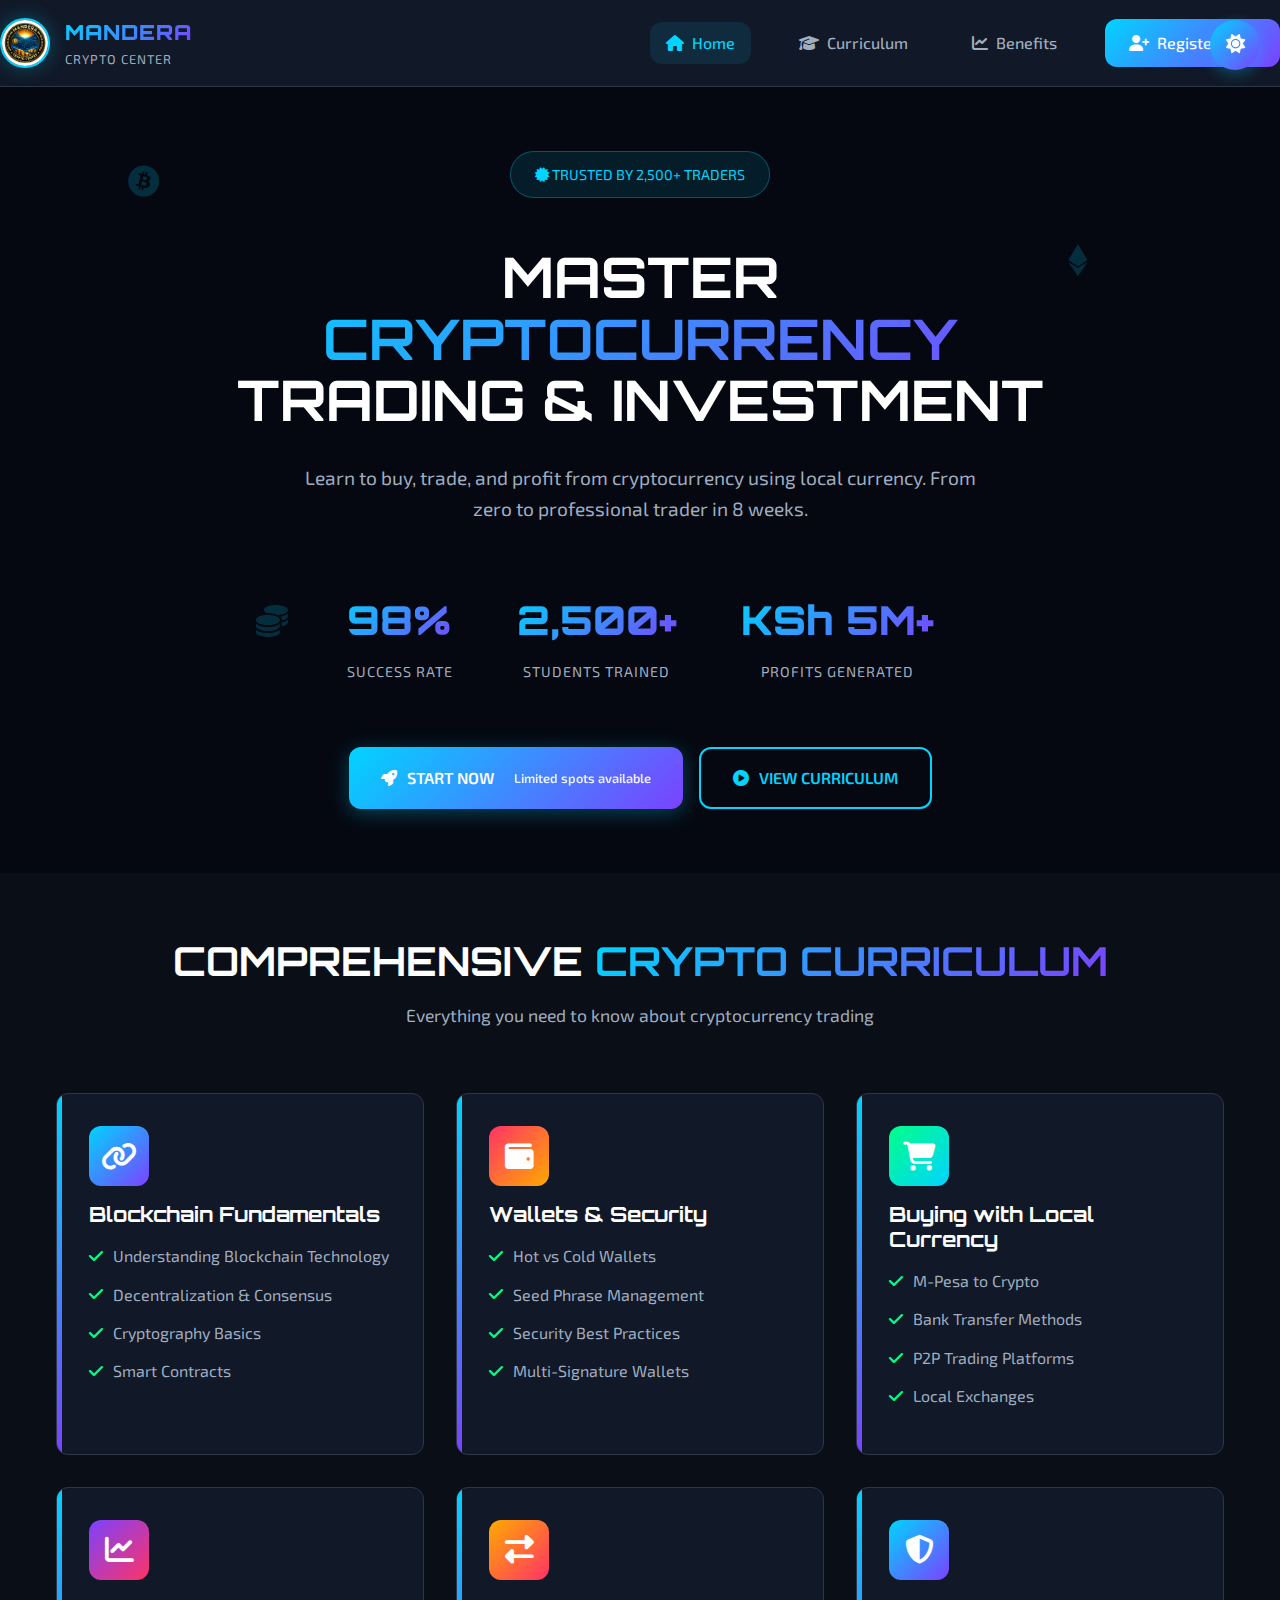
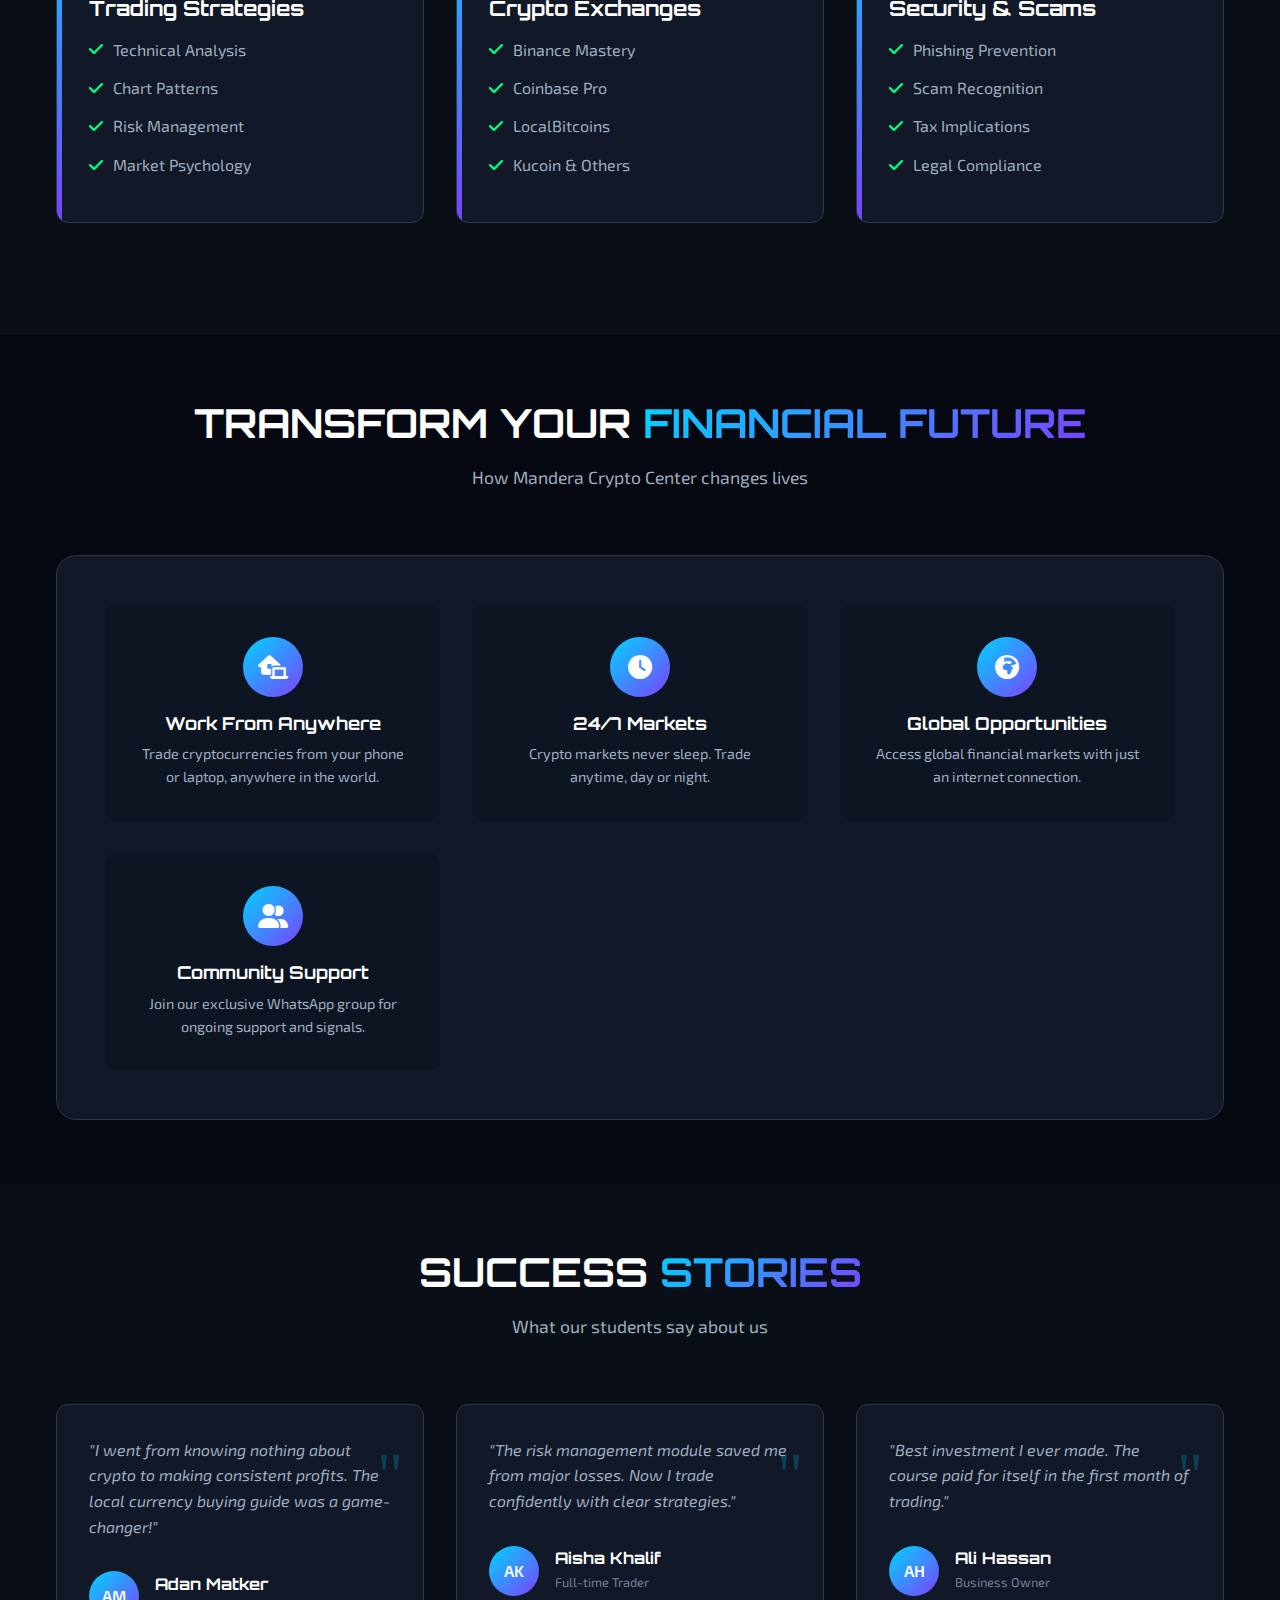
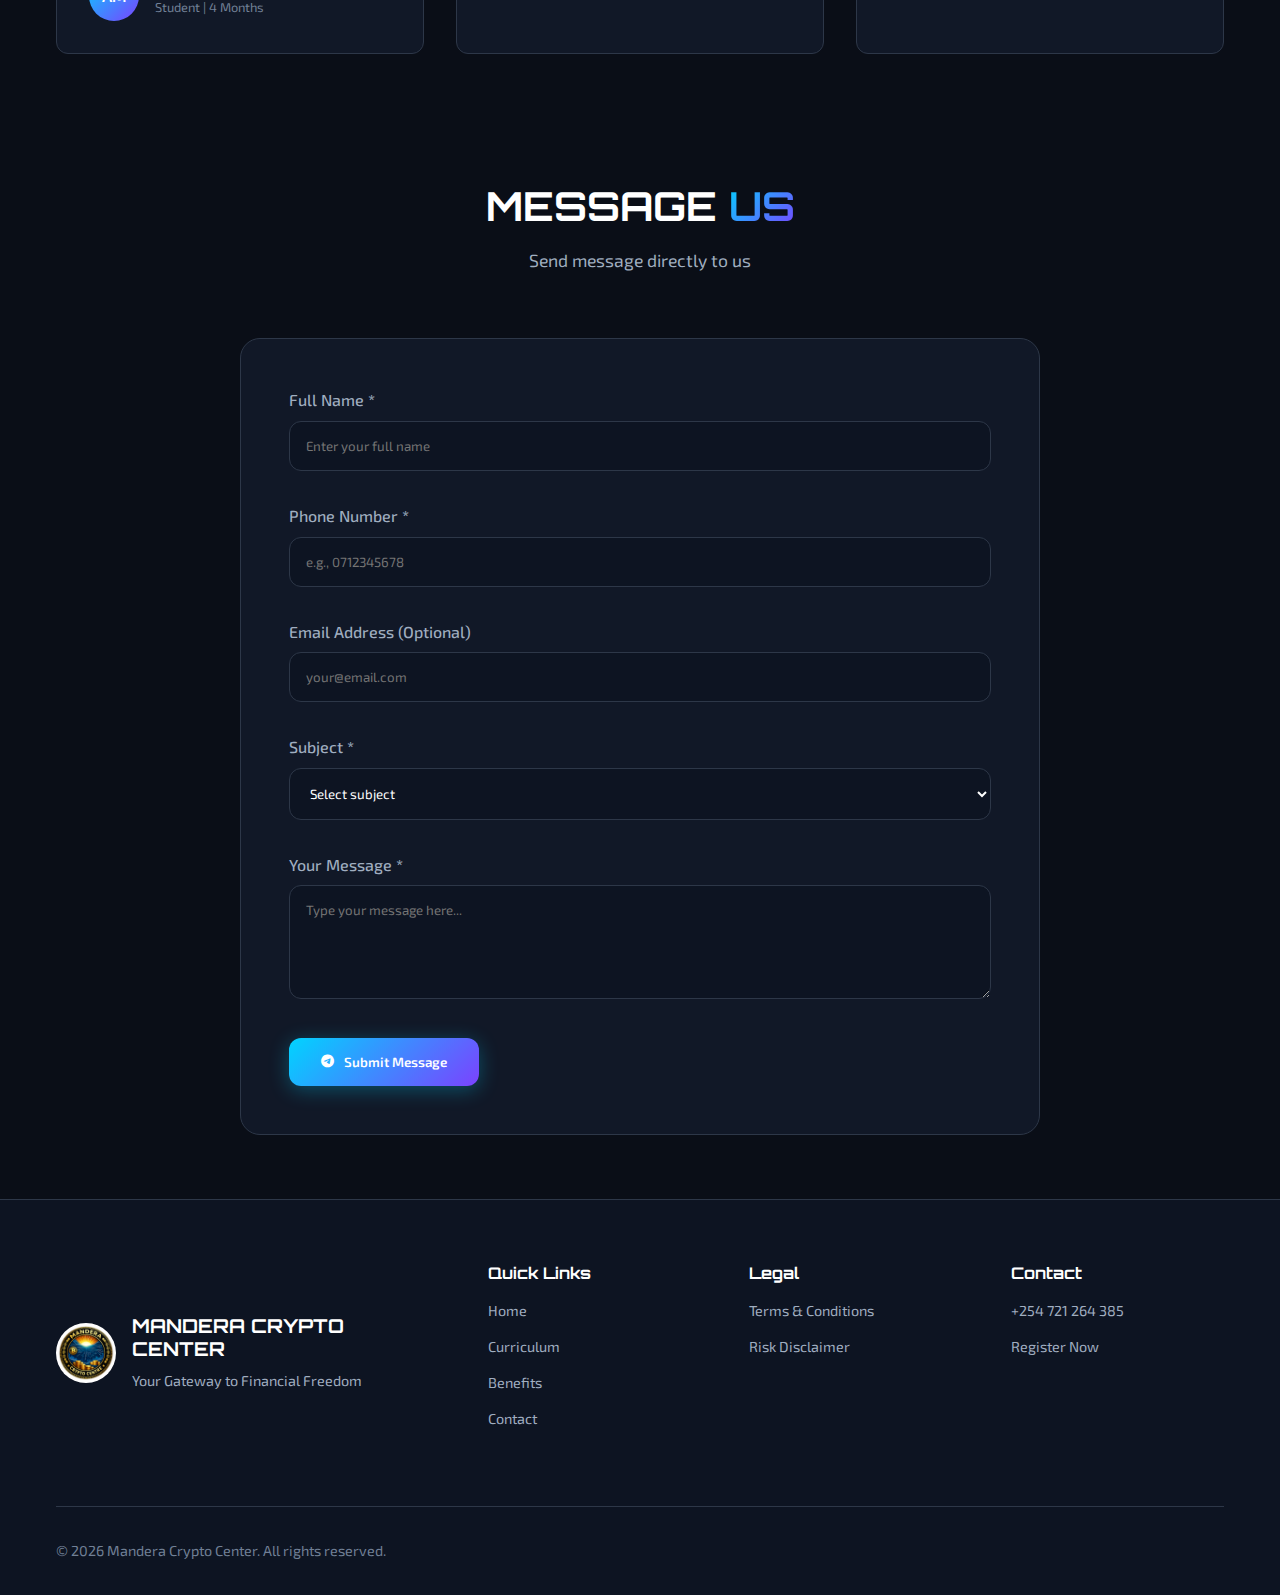
<file: index.html>
<!DOCTYPE html>
<html lang="en">
<head>
    <meta charset="UTF-8">
    <meta name="viewport" content="width=device-width, initial-scale=1.0">
    <title>Mandera Crypto Center | Master Cryptocurrency Trading</title>
    <link rel="stylesheet" href="style.css">
    <link rel="stylesheet" href="https://cdnjs.cloudflare.com/ajax/libs/font-awesome/6.4.0/css/all.min.css">
    <link href="https://fonts.googleapis.com/css2?family=Orbitron:wght@400;500;600;700;800;900&family=Exo+2:wght@300;400;500;600;700&display=swap" rel="stylesheet">
    <link rel="icon" type="image/x-icon" href="logo.png">
    <!-- Add these to your existing head section -->
<meta name="viewport" content="width=device-width, initial-scale=1.0, maximum-scale=5.0, user-scalable=yes">
<meta name="HandheldFriendly" content="true">
<meta name="MobileOptimized" content="width">
<meta name="apple-mobile-web-app-capable" content="yes">
<meta name="apple-mobile-web-app-status-bar-style" content="black-translucent">
<meta name="theme-color" content="#0a0e17">
<meta name="msapplication-TileColor" content="#0a0e17">

<!-- For iOS -->
<link rel="apple-touch-icon" href="logo.png">
<link rel="apple-touch-startup-image" href="logo.png">

<!-- For Android -->
<link rel="icon" sizes="192x192" href="logo.png">
<link rel="icon" sizes="512x512" href="logo.png">
</head>
<body class="light-theme">
    <!-- Theme Toggle -->
    <div class="theme-toggle">
        <button id="themeToggle" class="theme-btn">
            <i class="fas fa-sun"></i>
            <i class="fas fa-moon"></i>
        </button>
    </div>

    <!-- Discount Popup Modal -->
    <div id="discountModal" class="modal">
        <div class="modal-content crypto-modal">
            <span class="close-modal">&times;</span>
            <div class="modal-header">
                <div class="modal-logo">
                    <img src="logo.png" alt="MCC Logo">
                </div>
                <h2><span class="gradient-text">🚀 LIMITED TIME OFFER</span></h2>
            </div>
            <div class="modal-body">
                <div class="offer-badge">
                    <div class="badge-content">
                        <span class="badge-text">EXCLUSIVE DISCOUNT</span>
                        <span class="badge-amount">KSh 1,000 OFF</span>
                    </div>
                </div>
                <p class="modal-description">First <strong>100 traders only</strong> get exclusive discount!</p>
                <div class="counter-container">
                    <div class="counter-display">
                        <div class="counter-number" id="counterDisplay">59</div>
                        <div class="counter-label">SPOTS LEFT</div>
                    </div>
                    <div class="counter-progress">
                        <div class="progress-bar" id="progressBar"></div>
                    </div>
                    <div class="counter-note">Offer ends when counter reaches 0</div>
                </div>
                <div class="timer">
                    <i class="fas fa-clock"></i>
                    <span>Limited time offer</span>
                </div>
                <a href="register.html" class="btn claim-btn">
                    <i class="fas fa-bolt"></i>
                    CLAIM DISCOUNT NOW
                    <i class="fas fa-arrow-right"></i>
                </a>
                <p class="modal-footer">*Only for first 100 registrations</p>
            </div>
        </div>
    </div>

    <!-- Header -->
    <header class="main-header">
        <nav class="navbar">
            <div class="nav-container">
                <div class="logo-container">
                    <img src="logo.png" alt="Mandera Crypto Center" class="logo">
                    <div class="logo-text">
                        <span class="logo-main">MANDERA</span>
                        <span class="logo-sub">CRYPTO CENTER</span>
                    </div>
                </div>
                
                <div class="nav-menu" id="navMenu">
                    <a href="#home" class="nav-link active"><i class="fas fa-home"></i> Home</a>
                    <a href="#curriculum" class="nav-link"><i class="fas fa-graduation-cap"></i> Curriculum</a>
                    <a href="#benefits" class="nav-link"><i class="fas fa-chart-line"></i> Benefits</a>
                    <a href="register.html" class="nav-link register-nav">
                        <i class="fas fa-user-plus"></i> Register Now
                    </a>
                </div>
                
                <button class="menu-toggle" id="menuToggle">
                    <span></span>
                    <span></span>
                    <span></span>
                </button>
            </div>
        </nav>
    </header>

    <!-- Hero Section -->
    <section id="home" class="hero-section">
        <div class="hero-background">
            <div class="crypto-particle" id="particles"></div>
            <div class="floating-coins">
                <i class="fab fa-bitcoin"></i>
                <i class="fab fa-ethereum"></i>
                <i class="fas fa-coins"></i>
                <i class="fas fa-chart-network"></i>
            </div>
        </div>
        
        <div class="container">
            <div class="hero-content">
                <div class="hero-badge">
                    <span><i class="fas fa-certificate"></i> TRUSTED BY 2,500+ TRADERS</span>
                </div>
                <h1 class="hero-title">
                    <span class="title-line">MASTER</span>
                    <span class="title-line gradient-text">CRYPTOCURRENCY</span>
                    <span class="title-line">TRADING & INVESTMENT</span>
                </h1>
                <p class="hero-subtitle">
                    Learn to buy, trade, and profit from cryptocurrency using local currency. 
                    From zero to professional trader in 8 weeks.
                </p>
                
                <div class="hero-stats">
                    <div class="stat-item">
                        <div class="stat-number">98%</div>
                        <div class="stat-label">Success Rate</div>
                    </div>
                    <div class="stat-item">
                        <div class="stat-number">2,500+</div>
                        <div class="stat-label">Students Trained</div>
                    </div>
                    <div class="stat-item">
                        <div class="stat-number">KSh 5M+</div>
                        <div class="stat-label">Profits Generated</div>
                    </div>
                </div>
                
                <div class="hero-cta">
                    <a href="register.html" class="btn btn-primary btn-glow">
                        <i class="fas fa-rocket"></i>
                        START NOW
                        <span class="btn-subtext">Limited spots available</span>
                    </a>
                    <a href="#curriculum" class="btn btn-secondary">
                        <i class="fas fa-play-circle"></i>
                        VIEW CURRICULUM
                    </a>
                </div>
            </div>
        </div>
    </section>

    <!-- Curriculum Section -->
    <section id="curriculum" class="section curriculum-section">
        <div class="container">
            <div class="section-header">
                <h2 class="section-title">COMPREHENSIVE <span class="gradient-text">CRYPTO CURRICULUM</span></h2>
                <p class="section-subtitle">Everything you need to know about cryptocurrency trading</p>
            </div>
            
            <div class="curriculum-grid">
                <div class="curriculum-card">
                    <div class="card-icon crypto-1">
                        <i class="fas fa-link"></i>
                    </div>
                    <h3>Blockchain Fundamentals</h3>
                    <ul>
                        <li><i class="fas fa-check"></i> Understanding Blockchain Technology</li>
                        <li><i class="fas fa-check"></i> Decentralization & Consensus</li>
                        <li><i class="fas fa-check"></i> Cryptography Basics</li>
                        <li><i class="fas fa-check"></i> Smart Contracts</li>
                    </ul>
                </div>
                
                <div class="curriculum-card">
                    <div class="card-icon crypto-2">
                        <i class="fas fa-wallet"></i>
                    </div>
                    <h3>Wallets & Security</h3>
                    <ul>
                        <li><i class="fas fa-check"></i> Hot vs Cold Wallets</li>
                        <li><i class="fas fa-check"></i> Seed Phrase Management</li>
                        <li><i class="fas fa-check"></i> Security Best Practices</li>
                        <li><i class="fas fa-check"></i> Multi-Signature Wallets</li>
                    </ul>
                </div>
                
                <div class="curriculum-card">
                    <div class="card-icon crypto-3">
                        <i class="fas fa-shopping-cart"></i>
                    </div>
                    <h3>Buying with Local Currency</h3>
                    <ul>
                        <li><i class="fas fa-check"></i> M-Pesa to Crypto</li>
                        <li><i class="fas fa-check"></i> Bank Transfer Methods</li>
                        <li><i class="fas fa-check"></i> P2P Trading Platforms</li>
                        <li><i class="fas fa-check"></i> Local Exchanges</li>
                    </ul>
                </div>
                
                <div class="curriculum-card">
                    <div class="card-icon crypto-4">
                        <i class="fas fa-chart-line"></i>
                    </div>
                    <h3>Trading Strategies</h3>
                    <ul>
                        <li><i class="fas fa-check"></i> Technical Analysis</li>
                        <li><i class="fas fa-check"></i> Chart Patterns</li>
                        <li><i class="fas fa-check"></i> Risk Management</li>
                        <li><i class="fas fa-check"></i> Market Psychology</li>
                    </ul>
                </div>
                
                <div class="curriculum-card">
                    <div class="card-icon crypto-5">
                        <i class="fas fa-exchange-alt"></i>
                    </div>
                    <h3>Crypto Exchanges</h3>
                    <ul>
                        <li><i class="fas fa-check"></i> Binance Mastery</li>
                        <li><i class="fas fa-check"></i> Coinbase Pro</li>
                        <li><i class="fas fa-check"></i> LocalBitcoins</li>
                        <li><i class="fas fa-check"></i> Kucoin & Others</li>
                    </ul>
                </div>
                
                <div class="curriculum-card">
                    <div class="card-icon crypto-6">
                        <i class="fas fa-shield-alt"></i>
                    </div>
                    <h3>Security & Scams</h3>
                    <ul>
                        <li><i class="fas fa-check"></i> Phishing Prevention</li>
                        <li><i class="fas fa-check"></i> Scam Recognition</li>
                        <li><i class="fas fa-check"></i> Tax Implications</li>
                        <li><i class="fas fa-check"></i> Legal Compliance</li>
                    </ul>
                </div>
            </div>
        </div>
    </section>

    <!-- Benefits Section -->
    <section id="benefits" class="section benefits-section">
        <div class="container">
            <div class="section-header">
                <h2 class="section-title">TRANSFORM YOUR <span class="gradient-text">FINANCIAL FUTURE</span></h2>
                <p class="section-subtitle">How Mandera Crypto Center changes lives</p>
            </div>
            
            <div class="benefits-container">
                <div class="benefits-grid">
                    <div class="benefit-card">
                        <div class="benefit-icon">
                            <i class="fas fa-laptop-house"></i>
                        </div>
                        <h4>Work From Anywhere</h4>
                        <p>Trade cryptocurrencies from your phone or laptop, anywhere in the world.</p>
                    </div>
                    
                    <div class="benefit-card">
                        <div class="benefit-icon">
                            <i class="fas fa-clock"></i>
                        </div>
                        <h4>24/7 Markets</h4>
                        <p>Crypto markets never sleep. Trade anytime, day or night.</p>
                    </div>
                    
                    <div class="benefit-card">
                        <div class="benefit-icon">
                            <i class="fas fa-globe-africa"></i>
                        </div>
                        <h4>Global Opportunities</h4>
                        <p>Access global financial markets with just an internet connection.</p>
                    </div>
                    
                    <div class="benefit-card">
                        <div class="benefit-icon">
                            <i class="fas fa-user-friends"></i>
                        </div>
                        <h4>Community Support</h4>
                        <p>Join our exclusive WhatsApp group for ongoing support and signals.</p>
                    </div>
                </div>
            </div>
        </div>
    </section>

    <!-- Testimonials -->
    <section id="testimonials" class="section testimonials-section">
        <div class="container">
            <div class="section-header">
                <h2 class="section-title">SUCCESS <span class="gradient-text">STORIES</span></h2>
                <p class="section-subtitle">What our students say about us</p>
            </div>
            
            <div class="testimonials-slider">
                <div class="testimonial-card">
                    <div class="testimonial-content">
                        <div class="testimonial-text">
                            "I went from knowing nothing about crypto to making consistent profits. The local currency buying guide was a game-changer!"
                        </div>
                        <div class="testimonial-author">
                            <div class="author-avatar">AM</div>
                            <div class="author-info">
                                <h4>Adan Matker</h4>
                                <p>Student | 4 Months</p>
                            </div>
                        </div>
                    </div>
                </div>
                
                <div class="testimonial-card">
                    <div class="testimonial-content">
                        <div class="testimonial-text">
                            "The risk management module saved me from major losses. Now I trade confidently with clear strategies."
                        </div>
                        <div class="testimonial-author">
                            <div class="author-avatar">AK</div>
                            <div class="author-info">
                                <h4>Aisha Khalif</h4>
                                <p>Full-time Trader</p>
                            </div>
                        </div>
                    </div>
                </div>
                
                <div class="testimonial-card">
                    <div class="testimonial-content">
                        <div class="testimonial-text">
                            "Best investment I ever made. The course paid for itself in the first month of trading."
                        </div>
                        <div class="testimonial-author">
                            <div class="author-avatar">AH</div>
                            <div class="author-info">
                                <h4>Ali Hassan</h4>
                                <p>Business Owner</p>
                            </div>
                        </div>
                    </div>
                </div>
            </div>
        </div>
    </section>

    <!-- Contact Section -->
    <section id="contact" class="section contact-section">
        <div class="container">
            <div class="section-header">
                <h2 class="section-title">MESSAGE <span class="gradient-text">US</span></h2>
                <p class="section-subtitle">Send message directly to us</p> </div>

            <div class="contact-form-container">
                <form id="contactForm" class="contact-form">
                    <div class="form-group">
                        <label for="contactName">Full Name *</label>
                        <input type="text" id="contactName" name="name" required placeholder="Enter your full name">
                    </div>
                    
                    <div class="form-group">
                        <label for="contactPhone">Phone Number *</label>
                        <input type="tel" id="contactPhone" name="phone" required placeholder="e.g., 0712345678">
                    </div>
                    
                    <div class="form-group">
                        <label for="contactEmail">Email Address (Optional)</label>
                        <input type="email" id="contactEmail" name="email" placeholder="your@email.com">
                    </div>
                    
                    <div class="form-group">
                        <label for="contactSubject">Subject *</label>
                        <select id="contactSubject" name="subject" required>
                            <option value="">Select subject</option>
                            <option value="course_info">Course Information</option>
                            <option value="payment_issue">Payment Issue</option>
                            <option value="registration_help">Registration Help</option>
                            <option value="technical_support">Technical Support</option>
                            <option value="other">Other</option>
                        </select>
                    </div>
                    
                    <div class="form-group">
                        <label for="contactMessage">Your Message *</label>
                        <textarea id="contactMessage" name="message" rows="5" required placeholder="Type your message here..."></textarea>
                    </div>
                    
                    <button type="submit" class="btn btn-primary" id="sendMessageBtn">
                        <i class="fab fa-telegram"></i>
                        Submit Message
                    </button>
                    
                    <div id="contactResponse" class="response-message"></div>
                </form>
            </div>
        </div>
    </section>

    <!-- Footer -->
    <footer class="main-footer">
        <div class="container">
            <div class="footer-content">
                <div class="footer-logo">
                    <img src="logo.png" alt="MCC Logo">
                    <div class="footer-logo-text">
                        <h3>MANDERA CRYPTO CENTER</h3>
                        <p>Your Gateway to Financial Freedom</p>
                    </div>
                </div>
                
                <div class="footer-links">
                    <div class="footer-column">
                        <h4>Quick Links</h4>
                        <a href="#home">Home</a>
                        <a href="#curriculum">Curriculum</a>
                        <a href="#benefits">Benefits</a>
                        <a href="#contact">Contact</a>
                    </div>
                    
                    <div class="footer-column">
                        <h4>Legal</h4>
                        <a href="#" id="footerTerms">Terms & Conditions</a>
                        <a href="#" id="footerDisclaimer">Risk Disclaimer</a>
                    </div>
                    
                    <div class="footer-column">
                        <h4>Contact</h4>
                        <a href="tel:+254721264385">+254 721 264 385</a>
                        <a href="register.html">Register Now</a>
                    </div>
                </div>
            </div>
            
            <div class="footer-bottom">
                <p>&copy; 2026 Mandera Crypto Center. All rights reserved.</p>
            </div>
        </div>
    </footer>

    <!-- Telegram Config Modal -->
    <div id="configModal" class="modal">
        <div class="modal-content crypto-modal">
            <span class="close-modal">&times;</span>
            <h3><i class="fab fa-telegram"></i> Telegram Bot Configuration</h3>
            <div class="config-form">
                <p>Enter your Telegram bot credentials:</p>
                <div class="form-group">
                    <label>Bot Token</label>
                    <input type="text" id="botToken" placeholder="Enter your bot token">
                </div>
                <div class="form-group">
                    <label>Chat ID</label>
                    <input type="text" id="chatId" placeholder="Enter your chat ID">
                </div>
                <button id="saveConfig" class="btn btn-primary">Save Configuration</button>
            </div>
        </div>
    </div>

    <!-- Terms Modal -->
    <div id="termsModal" class="modal">
        <div class="modal-content crypto-modal">
            <span class="close-modal">&times;</span>
            <div class="modal-body">
                <h2><i class="fas fa-file-contract"></i> Terms & Conditions</h2>
                <div class="terms-content">
                    <h3>1. Enrollment</h3>
                    <p>By registering for Mandera Crypto Center classes, you agree to complete the payment process and provide accurate information.</p>
                    
                    <h3>2. Payment</h3>
                    <p>All payments are non-refundable. Discount is only valid for the first 100 registrants.</p>
                    
                    <h3>3. Course Access</h3>
                    <p>Access to course materials is granted upon joining the WhatsApp group. Access is personal and non-transferable.</p>
                    
                    <h3>4. Risk Disclaimer</h3>
                    <p>Cryptocurrency trading involves significant risk. We provide education but do not guarantee profits.</p>
                    
                    <h3>5. Privacy</h3>
                    <p>Your information is used solely for course administration.</p>
                </div>
                <button class="btn btn-primary close-terms">I Understand</button>
            </div>
        </div>
    </div>

    <script src="script.js"></script>
</body>
</html>
</file>
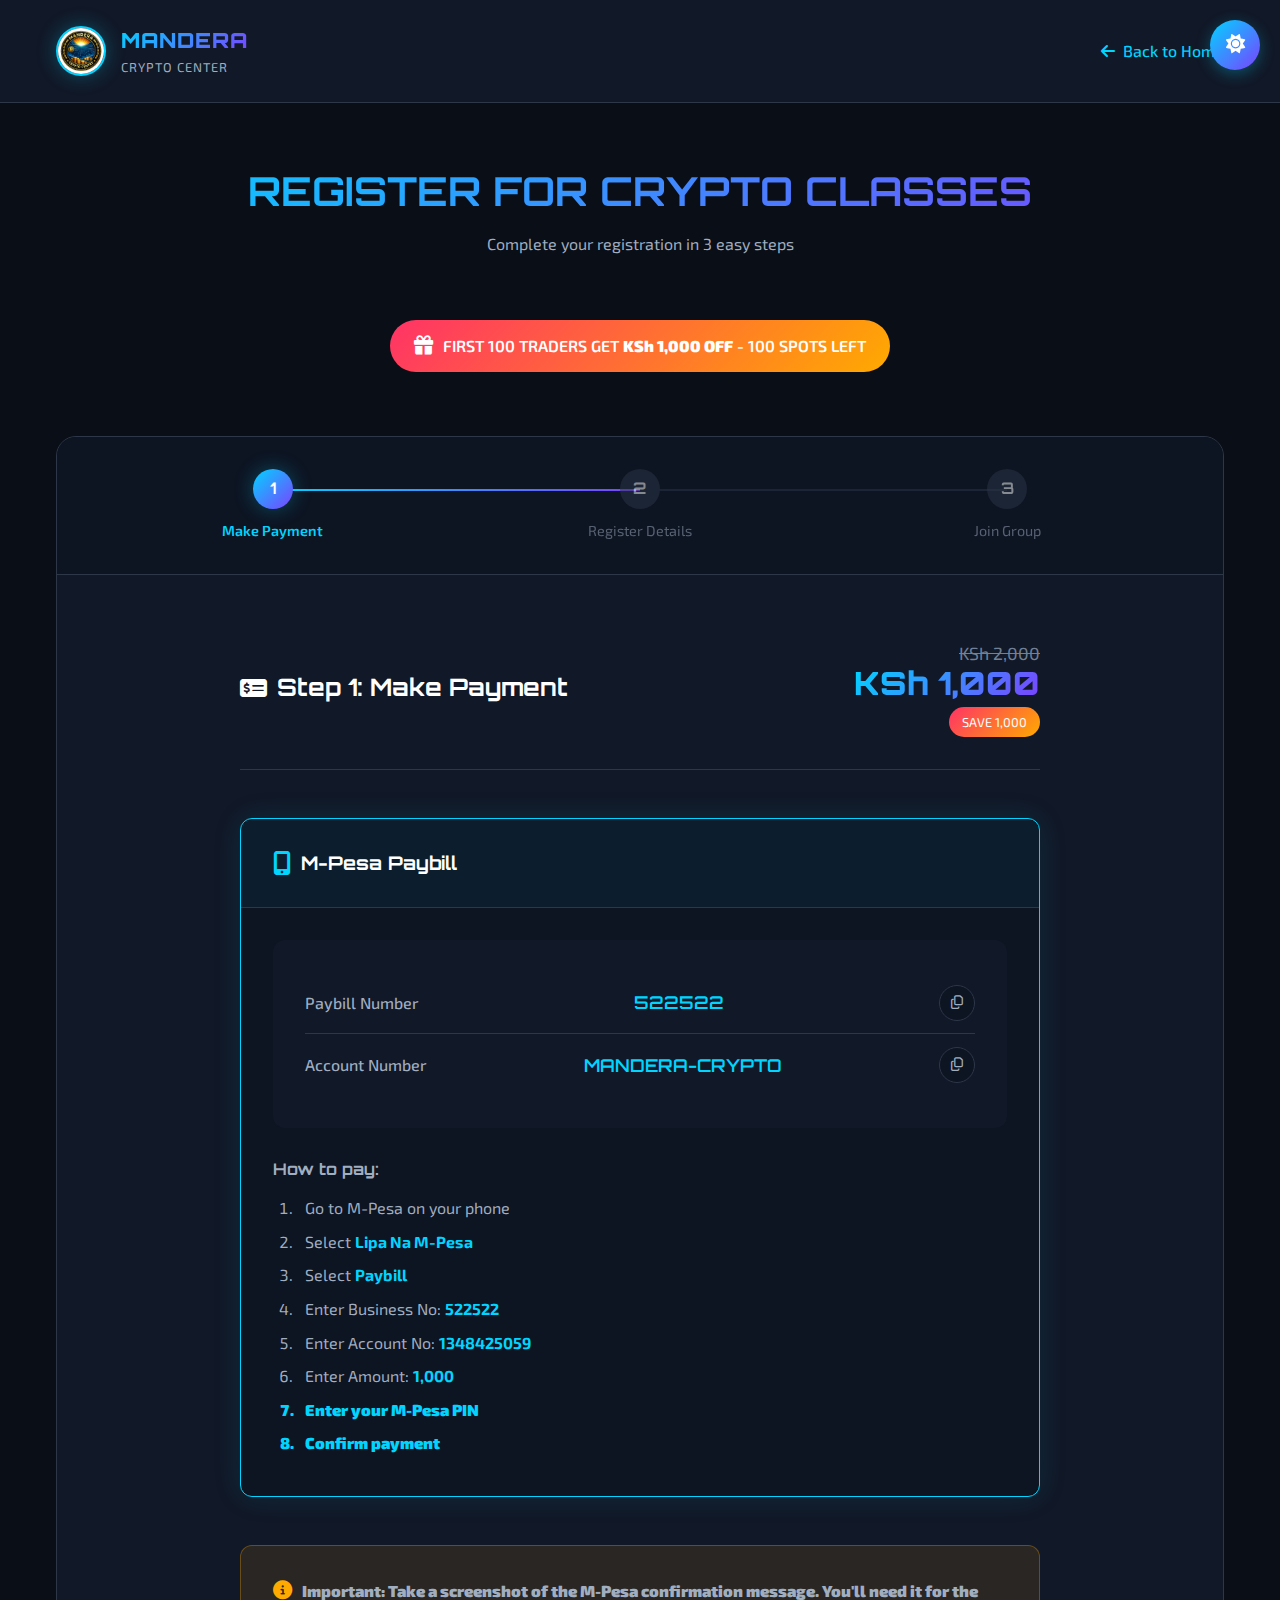
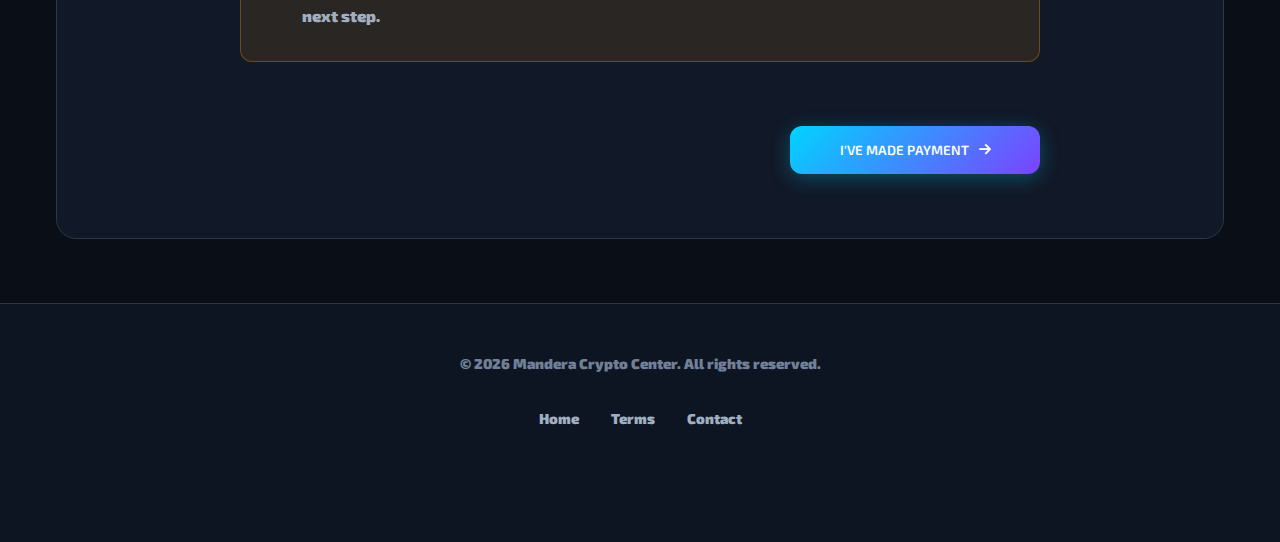
<file: register.html>
<!DOCTYPE html>
<html lang="en">
<head>
    <meta charset="UTF-8">
    <meta name="viewport" content="width=device-width, initial-scale=1.0">
    <title>Register | Mandera Crypto Center</title>
    <link rel="stylesheet" href="style.css">
    <link rel="stylesheet" href="https://cdnjs.cloudflare.com/ajax/libs/font-awesome/6.4.0/css/all.min.css">
    <link href="https://fonts.googleapis.com/css2?family=Orbitron:wght@400;500;600;700;800;900&family=Exo+2:wght@300;400;500;600;700&display=swap" rel="stylesheet">
    <link rel="icon" type="image/x-icon" href="logo.png">
    <!-- Add these to your existing head section -->
<meta name="viewport" content="width=device-width, initial-scale=1.0, maximum-scale=5.0, user-scalable=yes">
<meta name="HandheldFriendly" content="true">
<meta name="MobileOptimized" content="width">
<meta name="apple-mobile-web-app-capable" content="yes">
<meta name="apple-mobile-web-app-status-bar-style" content="black-translucent">
<meta name="theme-color" content="#0a0e17">
<meta name="msapplication-TileColor" content="#0a0e17">

<!-- For iOS -->
<link rel="apple-touch-icon" href="logo.png">
<link rel="apple-touch-startup-image" href="logo.png">

<!-- For Android -->
<link rel="icon" sizes="192x192" href="logo.png">
<link rel="icon" sizes="512x512" href="logo.png">
</head>
<body class="light-theme">
    <!-- Theme Toggle -->
    <div class="theme-toggle">
        <button id="themeToggle" class="theme-btn">
            <i class="fas fa-sun"></i>
            <i class="fas fa-moon"></i>
        </button>
    </div>

    <!-- Header -->
    <header class="simple-header">
        <div class="container">
            <div class="logo-container">
                <img src="logo.png" alt="Mandera Crypto Center" class="logo">
                <div class="logo-text">
                    <span class="logo-main">MANDERA</span>
                    <span class="logo-sub">CRYPTO CENTER</span>
                </div>
            </div>
            <a href="index.html" class="back-home">
                <i class="fas fa-arrow-left"></i> Back to Home
            </a>
        </div>
    </header>

    <!-- Registration Section -->
    <section class="registration-section">
        <div class="container">
            <div class="registration-header">
                <h1 class="gradient-text">REGISTER FOR CRYPTO CLASSES</h1>
                <p class="registration-subtitle">Complete your registration in 3 easy steps</p>
                
                <div class="discount-banner">
                    <i class="fas fa-gift"></i>
                    <span>FIRST 100 TRADERS GET <strong>KSh 1,000 OFF</strong> - <span id="spotsLeft">100</span> SPOTS LEFT</span>
                </div>
            </div>
            
            <div class="registration-stepper">
                <div class="step-indicator">
                    <div class="step active" data-step="1">
                        <div class="step-number">1</div>
                        <div class="step-label">Make Payment</div>
                    </div>
                    <div class="step" data-step="2">
                        <div class="step-number">2</div>
                        <div class="step-label">Register Details</div>
                    </div>
                    <div class="step" data-step="3">
                        <div class="step-number">3</div>
                        <div class="step-label">Join Group</div>
                    </div>
                </div>
                
                <div class="step-content">
                    <!-- Step 1: Payment -->
                    <div id="step1" class="step-panel active">
                        <div class="payment-instructions">
                            <div class="payment-header">
                                <h2><i class="fas fa-money-check-alt"></i> Step 1: Make Payment</h2>
                                <div class="payment-amount">
                                    <span class="original-price">KSh 2,000</span>
                                    <span class="discounted-price">KSh 1,000</span>
                                    <span class="discount-badge">SAVE 1,000</span>
                                </div>
                            </div>
                            
                            <div class="payment-methods">
                                <div class="payment-method active">
                                    <div class="method-header">
                                        <i class="fas fa-mobile-alt"></i>
                                        <h3>M-Pesa Paybill</h3>
                                    </div>
                                    <div class="method-details">
                                        <div class="payment-code">
                                            <div class="code-item">
                                                <span class="code-label">Paybill Number</span>
                                                <span class="code-value">522522</span>
                                                <button class="copy-btn" data-copy="522522">
                                                    <i class="far fa-copy"></i>
                                                </button>
                                            </div>
                                            <div class="code-item">
                                                <span class="code-label">Account Number</span>
                                                <span class="code-value">MANDERA-CRYPTO</span>
                                                <button class="copy-btn" data-copy="MANDERA-CRYPTO">
                                                    <i class="far fa-copy"></i>
                                                </button>
                                            </div>
                                        </div>
                                        
                                        <div class="payment-steps">
                                            <h4>How to pay:</h4>
                                            <ol>
                                                <li>Go to M-Pesa on your phone </li>
                                                <li>Select <strong>Lipa Na M-Pesa</strong></li>
                                                <li>Select <strong>Paybill</strong></li>
                                                <li>Enter Business No: <strong>522522</strong></li>
                                                <li>Enter Account No: <strong>1348425059</strong></li>
                                                <li>Enter Amount: <strong>1,000<strong></li>
                                                <li>Enter your M-Pesa PIN</li>
                                                <li>Confirm payment</li>
                                            </ol>
                                        </div>
                                    </div>
                                </div>
                            </div>
                            
                            <div class="payment-note">
                                <i class="fas fa-info-circle"></i>
                                <p><strong>Important:</strong> Take a screenshot of the M-Pesa confirmation message. You'll need it for the next step.</p>
                            </div>
                            
                            <div class="step-actions">
                                <button class="btn btn-primary next-step" data-next="2">
                                    I'VE MADE PAYMENT <i class="fas fa-arrow-right"></i>
                                </button>
                            </div>
                        </div>
                    </div>
                    
                    <!-- Step 2: Registration -->
                    <div id="step2" class="step-panel">
                        <div class="registration-form-container">
                            <h2><i class="fas fa-user-plus"></i> Step 2: Complete Registration</h2>
                            <p class="form-description">Fill in your details and provide payment information</p>
                            
                            <form id="registrationForm">
                                <div class="form-grid">
                                    <div class="form-group">
                                        <label for="fullName">Full Name *</label>
                                        <input type="text" id="fullName" name="fullName" required placeholder="Enter your full name">
                                    </div>
                                    
                                    <div class="form-group">
                                        <label for="phoneNumber">Phone Number *</label>
                                        <input type="tel" id="phoneNumber" name="phoneNumber" required placeholder="e.g., 0712345678">
                                    </div>
                                    
                                    <div class="form-group">
                                        <label for="email">Email Address (Optional)</label>
                                        <input type="email" id="email" name="email" placeholder="Optional but recommended">
                                    </div>
                                    
                                    <div class="form-group">
                                        <label for="location">Location *</label>
                                        <select id="location" name="location" required>
                                            <option value="">Select your location</option>
                                            <option value="Mandera">Mandera</option>
                                            <option value="Nairobi">Nairobi</option>
                                            <option value="Mombasa">Garissa</option>
                                            <option value="Kisumu">Wajir</option>
                                            <option value="Nakuru">Mombasa</option>
                                        </select>
                                    </div>
                                </div>
                                
                                <div class="form-group">
                                    <label for="transactionCode">M-Pesa Transaction Code *</label>
                                    <input type="text" id="transactionCode" name="transactionCode" required 
                                           placeholder="Enter your M-Pesa transaction code">
                                    <small class="form-hint">Find this in your M-Pesa confirmation message</small>
                                </div>
                                
                                <div class="form-group">
                                    <label for="paymentDate">Payment Date *</label>
                                    <input type="date" id="paymentDate" name="paymentDate" required>
                                </div>
                                
                                <div class="form-group">
                                    <label for="referral">Referral Code (Optional)</label>
                                    <input type="text" id="referral" name="referral" placeholder="If you were referred by someone">
                                </div>
                                
                                <div class="terms-agreement">
                                    <input type="checkbox" id="terms" name="terms" required>
                                    <label for="terms">
                                        I agree to the <a href="#" id="showTerms">Terms & Conditions</a> and understand that 
                                        cryptocurrency trading involves risk
                                    </label>
                                </div>
                                
                                <div class="form-actions">
                                    <button type="button" class="btn btn-secondary prev-step" data-prev="1">
                                        <i class="fas fa-arrow-left"></i> Back
                                    </button>
                                    <button type="submit" class="btn btn-primary" id="submitRegistration">
                                        <i class="fab fa-telegram"></i> COMPLETE REGISTRATION
                                    </button>
                                </div>
                            </form>
                        </div>
                    </div>
                    
                    <!-- Step 3: WhatsApp Group -->
                    <div id="step3" class="step-panel">
                        <div class="success-container">
                            <div class="success-icon">
                                <i class="fas fa-check-circle"></i>
                            </div>
                            <h2>Registration Successful!</h2>
                            <p class="success-message">
                                Your registration has been received and sent to our Telegram bot. 
                                Welcome to Mandera Crypto Center!
                            </p>
                            
                            <div class="whatsapp-group">
                                <h3><i class="fab fa-whatsapp"></i> Join WhatsApp Group</h3>
                                <p>Click the button below to join our exclusive student group:</p>
                                
                                <div class="whatsapp-link-container">
                                    <a href="#" id="whatsappLink" class="whatsapp-btn" target="_blank">
                                        <i class="fab fa-whatsapp"></i>
                                        JOIN WHATSAPP GROUP
                                        <small>Click to join</small>
                                    </a>
                                    <p class="whatsapp-note">
                                        <i class="fas fa-exclamation-circle"></i>
                                        Link will be automatically hidden after 24 hours
                                    </p>
                                </div>
                            </div>
                            
                            <div class="next-steps">
                                <h4>What happens next:</h4>
                                <ul>
                                    <li><i class="fas fa-check"></i> Welcome materials in WhatsApp group</li>
                                    <li><i class="fas fa-check"></i> Class schedule will be shared</li>
                                    <li><i class="fas fa-check"></i> Access to learning materials</li>
                                    <li><i class="fas fa-check"></i> Support from our team</li>
                                </ul>
                            </div>
                            
                            <div class="contact-support">
                                <p>Need help? Contact us:</p>
                                <div class="support-contacts">
                                    <a href="tel:+254721264385"support-link">
                                        <i class="fas fa-phone"></i> +254 721 264 385'
                                    </a>
                                </div>
                            </div>
                        </div>
                    </div>
                </div>
            </div>
        </div>
    </section>

    <!-- Footer -->
    <footer class="simple-footer">
        <div class="container">
            <div class="footer-content">
                <p>&copy; 2026 Mandera Crypto Center. All rights reserved.</p>
                <div class="footer-links">
                    <a href="index.html">Home</a>
                    <a href="#" id="footerTerms">Terms</a>
                    <a href="#contact">Contact</a>
                </div>
            </div>
        </div>
    </footer>

    <!-- Terms Modal -->
    <div id="termsModal" class="modal">
        <div class="modal-content crypto-modal">
            <span class="close-modal">&times;</span>
            <div class="modal-body">
                <h2><i class="fas fa-file-contract"></i> Terms & Conditions</h2>
                <div class="terms-content">
                    <h3>1. Enrollment</h3>
                    <p>By registering for Mandera Crypto Center classes, you agree to complete the payment process and provide accurate information.</p>
                    
                    <h3>2. Payment</h3>
                    <p>All payments are non-refundable once the course materials have been accessed. Discount is only valid for the first 100 registrants.</p>
                    
                    <h3>3. Course Access</h3>
                    <p>Access to course materials is granted upon joining the WhatsApp group. Access is personal and non-transferable.</p>
                    
                    <h3>4. Risk Disclaimer</h3>
                    <p>Cryptocurrency trading involves significant risk. Mandera Crypto Center provides education but does not guarantee profits. You are solely responsible for your trading decisions.</p>
                    
                    <h3>5. Privacy</h3>
                    <p>Your personal information will be used solely for course administration.</p>
                </div>
                <button class="btn btn-primary close-terms">I Accept Terms</button>
            </div>
        </div>
    </div>

    <script src="script.js"></script>
</body>
</html>
</file>
<file: style.css>
/* Reset & Base Styles */
* {
    margin: 0;
    padding: 0;
    box-sizing: border-box;
}

:root {
    /* Light Theme */
    --primary-color: #00d4ff;
    --secondary-color: #0088ff;
    --accent-color: #7b42ff;
    --success-color: #00ff88;
    --warning-color: #ffaa00;
    --danger-color: #ff3366;
    
    --background-light: #0a0e17;
    --background-dark: #050811;
    --surface-light: #111827;
    --surface-dark: #0d1422;
    
    --text-primary: #ffffff;
    --text-secondary: #a0aec0;
    --text-muted: #718096;
    
    --border-color: #2d3748;
    --shadow-color: rgba(0, 0, 0, 0.3);
    
    --gradient-primary: linear-gradient(135deg, var(--primary-color), var(--accent-color));
    --gradient-secondary: linear-gradient(135deg, var(--secondary-color), var(--primary-color));
    --gradient-accent: linear-gradient(135deg, #ff3366, #ffaa00);
    
    --border-radius: 12px;
    --border-radius-lg: 20px;
    --border-radius-xl: 30px;
    
    --transition: all 0.3s ease;
    --transition-slow: all 0.5s ease;
    
    --spacing-xs: 0.5rem;
    --spacing-sm: 1rem;
    --spacing-md: 2rem;
    --spacing-lg: 3rem;
    --spacing-xl: 4rem;
}

.light-theme {
    --background-light: #f8fafc;
    --background-dark: #e2e8f0;
    --surface-light: #ffffff;
    --surface-dark: #f1f5f9;
    
    --text-primary: #1a202c;
    --text-secondary: #4a5568;
    --text-muted: #718096;
    
    --border-color: #cbd5e0;
    --shadow-color: rgba(0, 0, 0, 0.1);
}

body {
    font-family: 'Exo 2', sans-serif;
    background: var(--background-light);
    color: var(--text-primary);
    line-height: 1.6;
    overflow-x: hidden;
    transition: var(--transition);
}

h1, h2, h3, h4, h5, h6 {
    font-family: 'Orbitron', sans-serif;
    font-weight: 700;
    line-height: 1.2;
}

.container {
    width: 100%;
    max-width: 1200px;
    margin: 0 auto;
    padding: 0 var(--spacing-sm);
}

/* Theme Toggle */
.theme-toggle {
    position: fixed;
    top: 20px;
    right: 20px;
    z-index: 1000;
}

.theme-btn {
    background: var(--gradient-primary);
    border: none;
    width: 50px;
    height: 50px;
    border-radius: 50%;
    cursor: pointer;
    display: flex;
    align-items: center;
    justify-content: center;
    font-size: 1.2rem;
    color: white;
    box-shadow: 0 4px 15px rgba(0, 212, 255, 0.3);
    transition: var(--transition);
    position: relative;
    overflow: hidden;
}

.theme-btn:hover {
    transform: translateY(-2px);
    box-shadow: 0 6px 20px rgba(0, 212, 255, 0.4);
}

.theme-btn .fa-sun {
    display: block;
}

.theme-btn .fa-moon {
    display: none;
}

.light-theme .theme-btn .fa-sun {
    display: none;
}

.light-theme .theme-btn .fa-moon {
    display: block;
}

/* Modals */
.modal {
    display: none;
    position: fixed;
    top: 0;
    left: 0;
    width: 100%;
    height: 100%;
    background: rgba(5, 8, 17, 0.95);
    z-index: 2000;
    align-items: center;
    justify-content: center;
    animation: modalFadeIn 0.3s ease;
}

@keyframes modalFadeIn {
    from { opacity: 0; }
    to { opacity: 1; }
}

.crypto-modal {
    background: var(--surface-light);
    border-radius: var(--border-radius-lg);
    padding: var(--spacing-lg);
    width: 90%;
    max-width: 500px;
    position: relative;
    border: 1px solid var(--border-color);
    box-shadow: 0 20px 60px rgba(0, 0, 0, 0.5);
    animation: modalSlideUp 0.3s ease;
}

@keyframes modalSlideUp {
    from { transform: translateY(50px); opacity: 0; }
    to { transform: translateY(0); opacity: 1; }
}

.close-modal {
    position: absolute;
    top: 20px;
    right: 20px;
    font-size: 1.5rem;
    color: var(--text-secondary);
    cursor: pointer;
    transition: var(--transition);
    width: 30px;
    height: 30px;
    display: flex;
    align-items: center;
    justify-content: center;
    border-radius: 50%;
}

.close-modal:hover {
    color: var(--primary-color);
    background: rgba(0, 212, 255, 0.1);
}

.modal-header {
    text-align: center;
    margin-bottom: var(--spacing-lg);
}

.modal-logo {
    width: 80px;
    height: 80px;
    margin: 0 auto var(--spacing-sm);
    border-radius: 50%;
    background: var(--gradient-primary);
    display: flex;
    align-items: center;
    justify-content: center;
    font-size: 2rem;
    color: white;
    box-shadow: 0 10px 30px rgba(0, 212, 255, 0.3);
}

.modal-logo img {
    width: 100%;
    height: 100%;
    border-radius: 50%;
    object-fit: cover;
}

.offer-badge {
    background: var(--gradient-accent);
    border-radius: var(--border-radius);
    padding: 1rem;
    margin: var(--spacing-md) 0;
    text-align: center;
    position: relative;
    overflow: hidden;
}

.badge-content {
    position: relative;
    z-index: 1;
}

.badge-text {
    display: block;
    font-size: 0.9rem;
    opacity: 0.9;
    text-transform: uppercase;
    letter-spacing: 2px;
}

.badge-amount {
    display: block;
    font-size: 2rem;
    font-weight: 900;
    font-family: 'Orbitron', sans-serif;
    margin-top: 0.5rem;
}

.counter-container {
    background: var(--surface-dark);
    border-radius: var(--border-radius);
    padding: var(--spacing-md);
    margin: var(--spacing-md) 0;
}

.counter-display {
    text-align: center;
    margin-bottom: var(--spacing-sm);
}

.counter-number {
    font-size: 3.5rem;
    font-weight: 900;
    font-family: 'Orbitron', sans-serif;
    background: var(--gradient-primary);
    -webkit-background-clip: text;
    background-clip: text;
    color: transparent;
    line-height: 1;
    animation: pulse 2s infinite;
}

@keyframes pulse {
    0%, 100% { transform: scale(1); }
    50% { transform: scale(1.05); }
}

.counter-label {
    font-size: 0.9rem;
    text-transform: uppercase;
    letter-spacing: 2px;
    color: var(--text-secondary);
    margin-top: 0.5rem;
}

.counter-progress {
    height: 10px;
    background: var(--border-color);
    border-radius: 5px;
    margin: var(--spacing-md) 0;
    overflow: hidden;
}

.progress-bar {
    height: 100%;
    background: var(--gradient-primary);
    width: 42%;
    border-radius: 5px;
    animation: progressShimmer 2s infinite;
}

@keyframes progressShimmer {
    0% { background-position: -200px 0; }
    100% { background-position: 200px 0; }
}

.timer {
    display: flex;
    align-items: center;
    justify-content: center;
    gap: 10px;
    color: var(--warning-color);
    margin: var(--spacing-md) 0;
}

.claim-btn {
    display: block;
    width: 100%;
    padding: 1.2rem;
    text-align: center;
    background: var(--gradient-primary);
    color: white;
    border: none;
    border-radius: var(--border-radius);
    font-size: 1.1rem;
    font-weight: 600;
    cursor: pointer;
    transition: var(--transition);
    margin: var(--spacing-md) 0;
    text-decoration: none;
    display: flex;
    align-items: center;
    justify-content: center;
    gap: 10px;
}

.claim-btn:hover {
    transform: translateY(-2px);
    box-shadow: 0 10px 30px rgba(0, 212, 255, 0.4);
}

/* Header & Navigation */
.main-header {
    background: var(--surface-light);
    border-bottom: 1px solid var(--border-color);
    position: sticky;
    top: 0;
    z-index: 100;
    backdrop-filter: blur(10px);
}

.navbar {
    padding: 1rem 0;
}

.nav-container {
    display: flex;
    align-items: center;
    justify-content: space-between;
}

.logo-container {
    display: flex;
    align-items: center;
    gap: 15px;
}

.logo {
    width: 50px;
    height: 50px;
    border-radius: 50%;
    object-fit: cover;
    border: 2px solid var(--primary-color);
    box-shadow: 0 0 20px rgba(0, 212, 255, 0.3);
}

.logo-text {
    display: flex;
    flex-direction: column;
}

.logo-main {
    font-family: 'Orbitron', sans-serif;
    font-weight: 900;
    font-size: 1.3rem;
    letter-spacing: 1px;
    background: var(--gradient-primary);
    -webkit-background-clip: text;
    background-clip: text;
    color: transparent;
}

.logo-sub {
    font-size: 0.8rem;
    color: var(--text-secondary);
    letter-spacing: 1px;
}

.nav-menu {
    display: flex;
    gap: 2rem;
    align-items: center;
}

.nav-link {
    color: var(--text-secondary);
    text-decoration: none;
    font-weight: 500;
    display: flex;
    align-items: center;
    gap: 8px;
    transition: var(--transition);
    padding: 0.5rem 1rem;
    border-radius: var(--border-radius);
}

.nav-link:hover, .nav-link.active {
    color: var(--primary-color);
    background: rgba(0, 212, 255, 0.1);
}

.register-nav {
    background: var(--gradient-primary);
    color: white !important;
    padding: 0.7rem 1.5rem;
}

.register-nav:hover {
    transform: translateY(-2px);
    box-shadow: 0 5px 20px rgba(0, 212, 255, 0.3);
}

.menu-toggle {
    display: none;
    background: none;
    border: none;
    width: 30px;
    height: 30px;
    flex-direction: column;
    justify-content: space-between;
    cursor: pointer;
    padding: 0;
}

.menu-toggle span {
    display: block;
    height: 3px;
    width: 100%;
    background: var(--primary-color);
    border-radius: 2px;
    transition: var(--transition);
}

/* Hero Section */
.hero-section {
    position: relative;
    padding: var(--spacing-xl) 0;
    overflow: hidden;
    background: var(--background-dark);
}

.hero-background {
    position: absolute;
    top: 0;
    left: 0;
    width: 100%;
    height: 100%;
    z-index: 0;
}

.crypto-particle {
    position: absolute;
    width: 100%;
    height: 100%;
}

.floating-coins {
    position: absolute;
    width: 100%;
    height: 100%;
}

.floating-coins i {
    position: absolute;
    font-size: 2rem;
    color: rgba(0, 212, 255, 0.2);
    animation: float 6s ease-in-out infinite;
}

.floating-coins i:nth-child(1) { top: 10%; left: 10%; animation-delay: 0s; }
.floating-coins i:nth-child(2) { top: 20%; right: 15%; animation-delay: 1s; }
.floating-coins i:nth-child(3) { bottom: 30%; left: 20%; animation-delay: 2s; }
.floating-coins i:nth-child(4) { bottom: 20%; right: 10%; animation-delay: 3s; }

@keyframes float {
    0%, 100% { transform: translateY(0) rotate(0deg); }
    50% { transform: translateY(-20px) rotate(180deg); }
}

.hero-content {
    position: relative;
    z-index: 1;
    text-align: center;
    max-width: 900px;
    margin: 0 auto;
}

.hero-badge {
    display: inline-block;
    background: rgba(0, 212, 255, 0.1);
    border: 1px solid rgba(0, 212, 255, 0.3);
    border-radius: 50px;
    padding: 0.7rem 1.5rem;
    margin-bottom: var(--spacing-lg);
    font-size: 0.9rem;
    color: var(--primary-color);
}

.hero-title {
    font-size: 3.5rem;
    margin-bottom: var(--spacing-md);
    line-height: 1.1;
}

.title-line {
    display: block;
}

.gradient-text {
    background: var(--gradient-primary);
    -webkit-background-clip: text;
    background-clip: text;
    color: transparent;
    position: relative;
}

.hero-subtitle {
    font-size: 1.2rem;
    color: var(--text-secondary);
    max-width: 700px;
    margin: 0 auto var(--spacing-lg);
}

.hero-stats {
    display: flex;
    justify-content: center;
    gap: var(--spacing-xl);
    margin: var(--spacing-xl) 0;
    flex-wrap: wrap;
}

.stat-item {
    text-align: center;
}

.stat-number {
    font-size: 2.5rem;
    font-weight: 900;
    font-family: 'Orbitron', sans-serif;
    background: var(--gradient-primary);
    -webkit-background-clip: text;
    background-clip: text;
    color: transparent;
}

.stat-label {
    color: var(--text-secondary);
    font-size: 0.9rem;
    text-transform: uppercase;
    letter-spacing: 1px;
    margin-top: 0.5rem;
}

.hero-cta {
    display: flex;
    gap: var(--spacing-sm);
    justify-content: center;
    flex-wrap: wrap;
}

.btn {
    display: inline-flex;
    align-items: center;
    justify-content: center;
    gap: 10px;
    padding: 1rem 2rem;
    border-radius: var(--border-radius);
    font-weight: 600;
    text-decoration: none;
    transition: var(--transition);
    border: none;
    cursor: pointer;
    font-family: 'Exo 2', sans-serif;
    position: relative;
    overflow: hidden;
}

.btn-primary {
    background: var(--gradient-primary);
    color: white;
    box-shadow: 0 4px 20px rgba(0, 212, 255, 0.3);
}

.btn-primary:hover {
    transform: translateY(-2px);
    box-shadow: 0 8px 30px rgba(0, 212, 255, 0.4);
}

.btn-glow {
    animation: glow 2s ease-in-out infinite alternate;
}

@keyframes glow {
    from { box-shadow: 0 4px 20px rgba(0, 212, 255, 0.3); }
    to { box-shadow: 0 4px 30px rgba(0, 212, 255, 0.6); }
}

.btn-subtext {
    font-size: 0.8rem;
    opacity: 0.9;
    margin-left: 10px;
}

.btn-secondary {
    background: transparent;
    color: var(--primary-color);
    border: 2px solid var(--primary-color);
}

.btn-secondary:hover {
    background: rgba(0, 212, 255, 0.1);
    transform: translateY(-2px);
}

/* Sections */
.section {
    padding: var(--spacing-xl) 0;
}

.section-header {
    text-align: center;
    margin-bottom: var(--spacing-xl);
}

.section-title {
    font-size: 2.5rem;
    margin-bottom: var(--spacing-sm);
}

.section-subtitle {
    color: var(--text-secondary);
    font-size: 1.1rem;
    max-width: 600px;
    margin: 0 auto;
}

/* Curriculum */
.curriculum-grid {
    display: grid;
    grid-template-columns: repeat(auto-fit, minmax(350px, 1fr));
    gap: var(--spacing-md);
    margin-bottom: var(--spacing-lg);
}

.curriculum-card {
    background: var(--surface-light);
    border-radius: var(--border-radius);
    padding: var(--spacing-md);
    border: 1px solid var(--border-color);
    transition: var(--transition);
    position: relative;
    overflow: hidden;
}

.curriculum-card::before {
    content: '';
    position: absolute;
    top: 0;
    left: 0;
    width: 5px;
    height: 100%;
    background: var(--gradient-primary);
}

.curriculum-card:hover {
    transform: translateY(-5px);
    box-shadow: 0 15px 40px var(--shadow-color);
    border-color: var(--primary-color);
}

.card-icon {
    width: 60px;
    height: 60px;
    border-radius: var(--border-radius);
    display: flex;
    align-items: center;
    justify-content: center;
    font-size: 1.8rem;
    margin-bottom: var(--spacing-sm);
    background: var(--gradient-primary);
    color: white;
}

.crypto-1 { background: var(--gradient-primary); }
.crypto-2 { background: linear-gradient(135deg, #ff3366, #ffaa00); }
.crypto-3 { background: linear-gradient(135deg, #00ff88, #00d4ff); }
.crypto-4 { background: linear-gradient(135deg, #7b42ff, #ff3366); }
.crypto-5 { background: linear-gradient(135deg, #ffaa00, #ff3366); }
.crypto-6 { background: linear-gradient(135deg, #00d4ff, #7b42ff); }

.curriculum-card h3 {
    font-size: 1.3rem;
    margin-bottom: var(--spacing-sm);
}

.curriculum-card ul {
    list-style: none;
}

.curriculum-card li {
    margin-bottom: 0.8rem;
    color: var(--text-secondary);
    display: flex;
    align-items: center;
    gap: 10px;
}

.curriculum-card li i {
    color: var(--success-color);
}

/* Benefits */
.benefits-section {
    background: var(--background-dark);
}

.benefits-container {
    background: var(--surface-light);
    border-radius: var(--border-radius-lg);
    padding: var(--spacing-lg);
    border: 1px solid var(--border-color);
}

.benefits-grid {
    display: grid;
    grid-template-columns: repeat(auto-fit, minmax(250px, 1fr));
    gap: var(--spacing-md);
}

.benefit-card {
    background: var(--surface-dark);
    border-radius: var(--border-radius);
    padding: var(--spacing-md);
    text-align: center;
    transition: var(--transition);
    border: 1px solid transparent;
}

.benefit-card:hover {
    border-color: var(--primary-color);
    transform: translateY(-5px);
}

.benefit-icon {
    width: 60px;
    height: 60px;
    border-radius: 50%;
    background: var(--gradient-primary);
    display: flex;
    align-items: center;
    justify-content: center;
    margin: 0 auto var(--spacing-sm);
    font-size: 1.5rem;
    color: white;
}

.benefit-card h4 {
    margin-bottom: 0.5rem;
    font-size: 1.1rem;
}

.benefit-card p {
    color: var(--text-secondary);
    font-size: 0.9rem;
}

/* Testimonials */
.testimonials-slider {
    display: grid;
    grid-template-columns: repeat(auto-fit, minmax(300px, 1fr));
    gap: var(--spacing-md);
}

.testimonial-card {
    background: var(--surface-light);
    border-radius: var(--border-radius);
    padding: var(--spacing-md);
    border: 1px solid var(--border-color);
    position: relative;
}

.testimonial-card::before {
    content: '"';
    position: absolute;
    top: 20px;
    right: 20px;
    font-size: 4rem;
    color: var(--primary-color);
    opacity: 0.2;
    font-family: serif;
}

.testimonial-content {
    position: relative;
    z-index: 1;
}

.testimonial-text {
    color: var(--text-secondary);
    margin-bottom: var(--spacing-md);
    font-style: italic;
}

.testimonial-author {
    display: flex;
    gap: var(--spacing-sm);
    align-items: center;
}

.author-avatar {
    width: 50px;
    height: 50px;
    border-radius: 50%;
    background: var(--gradient-primary);
    display: flex;
    align-items: center;
    justify-content: center;
    color: white;
    font-weight: 600;
}

.author-info h4 {
    font-size: 1rem;
    margin-bottom: 0.2rem;
}

.author-info p {
    color: var(--text-muted);
    font-size: 0.8rem;
}

/* Contact */
.contact-form-container {
    max-width: 800px;
    margin: 0 auto;
    background: var(--surface-light);
    border-radius: var(--border-radius-lg);
    padding: var(--spacing-lg);
    border: 1px solid var(--border-color);
}

.contact-form .form-group {
    margin-bottom: var(--spacing-md);
}

.contact-form label {
    display: block;
    margin-bottom: 0.5rem;
    color: var(--text-secondary);
    font-weight: 500;
}

.contact-form input,
.contact-form select,
.contact-form textarea {
    width: 100%;
    padding: 1rem;
    background: var(--surface-dark);
    border: 1px solid var(--border-color);
    border-radius: var(--border-radius);
    color: var(--text-primary);
    font-family: 'Exo 2', sans-serif;
    transition: var(--transition);
}

.contact-form input:focus,
.contact-form select:focus,
.contact-form textarea:focus {
    outline: none;
    border-color: var(--primary-color);
    box-shadow: 0 0 0 3px rgba(0, 212, 255, 0.1);
}

.response-message {
    margin-top: var(--spacing-md);
    padding: 1rem;
    border-radius: var(--border-radius);
    text-align: center;
    display: none;
}

.response-message.success {
    background: rgba(0, 255, 136, 0.1);
    border: 1px solid var(--success-color);
    color: var(--success-color);
    display: block;
}

.response-message.error {
    background: rgba(255, 51, 102, 0.1);
    border: 1px solid var(--danger-color);
    color: var(--danger-color);
    display: block;
}

/* Footer */
.main-footer {
    background: var(--surface-dark);
    padding: var(--spacing-xl) 0 var(--spacing-md);
    border-top: 1px solid var(--border-color);
}

.footer-content {
    display: grid;
    grid-template-columns: 1fr 2fr;
    gap: var(--spacing-xl);
    margin-bottom: var(--spacing-xl);
}

.footer-logo {
    display: flex;
    gap: var(--spacing-sm);
    align-items: center;
}

.footer-logo img {
    width: 60px;
    height: 60px;
    border-radius: 50%;
    object-fit: cover;
}

.footer-logo-text h3 {
    font-size: 1.2rem;
    margin-bottom: 0.5rem;
}

.footer-logo-text p {
    color: var(--text-secondary);
    font-size: 0.9rem;
}

.footer-links {
    display: grid;
    grid-template-columns: repeat(3, 1fr);
    gap: var(--spacing-lg);
}

.footer-column h4 {
    font-size: 1rem;
    margin-bottom: var(--spacing-sm);
    color: var(--text-primary);
}

.footer-column a {
    display: block;
    color: var(--text-secondary);
    text-decoration: none;
    margin-bottom: 0.8rem;
    transition: var(--transition);
    font-size: 0.9rem;
}

.footer-column a:hover {
    color: var(--primary-color);
    padding-left: 5px;
}

.footer-bottom {
    padding-top: var(--spacing-md);
    border-top: 1px solid var(--border-color);
    display: flex;
    justify-content: space-between;
    align-items: center;
    flex-wrap: wrap;
    gap: var(--spacing-sm);
}

.footer-bottom p {
    color: var(--text-muted);
    font-size: 0.9rem;
}

/* Registration Page Styles */
.simple-header {
    background: var(--surface-light);
    padding: 1.5rem 0;
    border-bottom: 1px solid var(--border-color);
}

.simple-header .container {
    display: flex;
    justify-content: space-between;
    align-items: center;
}

.back-home {
    color: var(--primary-color);
    text-decoration: none;
    display: flex;
    align-items: center;
    gap: 8px;
    font-weight: 500;
    transition: var(--transition);
}

.back-home:hover {
    gap: 12px;
}

.registration-section {
    padding: var(--spacing-xl) 0;
    min-height: calc(100vh - 200px);
}

.registration-header {
    text-align: center;
    margin-bottom: var(--spacing-xl);
}

.registration-header h1 {
    font-size: 2.5rem;
    margin-bottom: var(--spacing-sm);
}

.registration-subtitle {
    color: var(--text-secondary);
    margin-bottom: var(--spacing-md);
}

.discount-banner {
    display: inline-flex;
    align-items: center;
    gap: 10px;
    background: var(--gradient-accent);
    color: white;
    padding: 0.8rem 1.5rem;
    border-radius: 50px;
    font-weight: 600;
    margin-top: var(--spacing-md);
}

.discount-banner i {
    font-size: 1.2rem;
}

.registration-stepper {
    background: var(--surface-light);
    border-radius: var(--border-radius-lg);
    border: 1px solid var(--border-color);
    overflow: hidden;
}

.step-indicator {
    display: flex;
    background: var(--surface-dark);
    padding: var(--spacing-md);
    border-bottom: 1px solid var(--border-color);
}

.step {
    flex: 1;
    display: flex;
    flex-direction: column;
    align-items: center;
    gap: 10px;
    position: relative;
    opacity: 0.5;
    transition: var(--transition);
}

.step.active {
    opacity: 1;
}

.step::after {
    content: '';
    position: absolute;
    top: 20px;
    right: -50%;
    width: 100%;
    height: 2px;
    background: var(--border-color);
}

.step:last-child::after {
    display: none;
}

.step.active::after {
    background: var(--gradient-primary);
}

.step.active .step-number {
    background: var(--gradient-primary);
    color: white;
    box-shadow: 0 0 20px rgba(0, 212, 255, 0.3);
}

.step.completed .step-number {
    background: var(--success-color);
    color: white;
}

.step-number {
    width: 40px;
    height: 40px;
    border-radius: 50%;
    background: var(--border-color);
    display: flex;
    align-items: center;
    justify-content: center;
    font-weight: 600;
    font-family: 'Orbitron', sans-serif;
    z-index: 1;
    transition: var(--transition);
}

.step-label {
    font-size: 0.9rem;
    color: var(--text-secondary);
}

.step.active .step-label {
    color: var(--primary-color);
    font-weight: 600;
}

.step-panel {
    display: none;
    padding: var(--spacing-xl);
}

.step-panel.active {
    display: block;
}

.payment-instructions {
    max-width: 800px;
    margin: 0 auto;
}

.payment-header {
    display: flex;
    justify-content: space-between;
    align-items: center;
    margin-bottom: var(--spacing-lg);
    padding-bottom: var(--spacing-md);
    border-bottom: 1px solid var(--border-color);
}

.payment-header h2 {
    display: flex;
    align-items: center;
    gap: 10px;
    font-size: 1.5rem;
}

.payment-amount {
    text-align: right;
}

.original-price {
    display: block;
    text-decoration: line-through;
    color: var(--text-muted);
    font-size: 1.1rem;
}

.discounted-price {
    display: block;
    font-size: 2rem;
    font-weight: 900;
    font-family: 'Orbitron', sans-serif;
    background: var(--gradient-primary);
    -webkit-background-clip: text;
    background-clip: text;
    color: transparent;
    line-height: 1;
}

.discount-badge {
    display: inline-block;
    background: var(--gradient-accent);
    color: white;
    padding: 0.3rem 0.8rem;
    border-radius: 20px;
    font-size: 0.8rem;
    margin-top: 0.5rem;
}

.payment-method {
    background: var(--surface-dark);
    border-radius: var(--border-radius);
    border: 1px solid var(--border-color);
    margin-bottom: var(--spacing-md);
    overflow: hidden;
    transition: var(--transition);
}

.payment-method.active {
    border-color: var(--primary-color);
    box-shadow: 0 0 30px rgba(0, 212, 255, 0.1);
}

.method-header {
    padding: var(--spacing-md);
    background: rgba(0, 212, 255, 0.05);
    display: flex;
    align-items: center;
    gap: 10px;
    border-bottom: 1px solid var(--border-color);
}

.method-header i {
    color: var(--primary-color);
    font-size: 1.5rem;
}

.method-details {
    padding: var(--spacing-md);
}

.payment-code {
    background: var(--surface-light);
    border-radius: var(--border-radius);
    padding: var(--spacing-md);
    margin-bottom: var(--spacing-md);
}

.code-item {
    display: flex;
    justify-content: space-between;
    align-items: center;
    padding: 0.8rem 0;
    border-bottom: 1px solid var(--border-color);
}

.code-item:last-child {
    border-bottom: none;
}

.code-label {
    color: var(--text-secondary);
    font-weight: 500;
}

.code-value {
    font-family: 'Orbitron', sans-serif;
    font-weight: 600;
    color: var(--primary-color);
    font-size: 1.1rem;
}

.copy-btn {
    background: var(--surface-dark);
    border: 1px solid var(--border-color);
    color: var(--text-secondary);
    width: 36px;
    height: 36px;
    border-radius: 50%;
    display: flex;
    align-items: center;
    justify-content: center;
    cursor: pointer;
    transition: var(--transition);
}

.copy-btn:hover {
    background: var(--primary-color);
    color: white;
    border-color: var(--primary-color);
}

.payment-steps {
    margin-top: var(--spacing-md);
}

.payment-steps h4 {
    margin-bottom: var(--spacing-sm);
    color: var(--text-secondary);
}

.payment-steps ol {
    padding-left: 1.5rem;
    color: var(--text-secondary);
}

.payment-steps li {
    margin-bottom: 0.5rem;
    padding-left: 0.5rem;
}

.payment-steps strong {
    color: var(--primary-color);
}

.payment-note {
    background: rgba(255, 170, 0, 0.1);
    border: 1px solid rgba(255, 170, 0, 0.3);
    border-radius: var(--border-radius);
    padding: var(--spacing-md);
    margin: var(--spacing-lg) 0;
    display: flex;
    gap: 10px;
    align-items: flex-start;
}

.payment-note i {
    color: var(--warning-color);
    font-size: 1.2rem;
    margin-top: 0.2rem;
}

.payment-note p {
    color: var(--text-secondary);
}

.step-actions {
    display: flex;
    justify-content: flex-end;
    margin-top: var(--spacing-xl);
}

.next-step {
    min-width: 250px;
}

.registration-form-container {
    max-width: 800px;
    margin: 0 auto;
}

.form-description {
    color: var(--text-secondary);
    margin-bottom: var(--spacing-lg);
}

.form-grid {
    display: grid;
    grid-template-columns: repeat(2, 1fr);
    gap: var(--spacing-md);
    margin-bottom: var(--spacing-md);
}

.form-group {
    margin-bottom: var(--spacing-md);
}

.form-group label {
    display: block;
    margin-bottom: 0.5rem;
    color: var(--text-secondary);
    font-weight: 500;
}

.form-group input,
.form-group select,
.form-group textarea {
    width: 100%;
    padding: 1rem;
    background: var(--surface-dark);
    border: 1px solid var(--border-color);
    border-radius: var(--border-radius);
    color: var(--text-primary);
    font-family: 'Exo 2', sans-serif;
    transition: var(--transition);
}

.form-group input:focus,
.form-group select:focus,
.form-group textarea:focus {
    outline: none;
    border-color: var(--primary-color);
    box-shadow: 0 0 0 3px rgba(0, 212, 255, 0.1);
}

.form-hint {
    display: block;
    margin-top: 0.5rem;
    color: var(--text-muted);
    font-size: 0.9rem;
}

.terms-agreement {
    margin: var(--spacing-lg) 0;
    padding: var(--spacing-md);
    background: var(--surface-dark);
    border-radius: var(--border-radius);
}

.terms-agreement input[type="checkbox"] {
    margin-right: 10px;
}

.terms-agreement label {
    color: var(--text-secondary);
    font-size: 0.9rem;
}

.terms-agreement a {
    color: var(--primary-color);
    text-decoration: none;
}

.terms-agreement a:hover {
    text-decoration: underline;
}

.form-actions {
    display: flex;
    justify-content: space-between;
    margin-top: var(--spacing-xl);
}

.prev-step {
    min-width: 150px;
}

.success-container {
    text-align: center;
    max-width: 600px;
    margin: 0 auto;
}

.success-icon {
    width: 100px;
    height: 100px;
    border-radius: 50%;
    background: var(--gradient-primary);
    display: flex;
    align-items: center;
    justify-content: center;
    margin: 0 auto var(--spacing-lg);
    font-size: 3rem;
    color: white;
    animation: successScale 0.5s ease;
}

@keyframes successScale {
    0% { transform: scale(0); }
    70% { transform: scale(1.1); }
    100% { transform: scale(1); }
}

.success-container h2 {
    margin-bottom: var(--spacing-sm);
    font-size: 2rem;
}

.success-message {
    color: var(--text-secondary);
    margin-bottom: var(--spacing-xl);
    font-size: 1.1rem;
}

.whatsapp-group {
    background: var(--surface-dark);
    border-radius: var(--border-radius);
    padding: var(--spacing-lg);
    margin: var(--spacing-xl) 0;
    border: 1px solid var(--border-color);
}

.whatsapp-group h3 {
    margin-bottom: var(--spacing-sm);
    display: flex;
    align-items: center;
    justify-content: center;
    gap: 10px;
    color: #25D366;
}

.whatsapp-group p {
    color: var(--text-secondary);
    margin-bottom: var(--spacing-md);
}

.whatsapp-link-container {
    margin: var(--spacing-lg) 0;
}

.whatsapp-btn {
    display: inline-flex;
    flex-direction: column;
    align-items: center;
    gap: 5px;
    background: #25D366;
    color: white;
    padding: 1.5rem 3rem;
    border-radius: var(--border-radius);
    text-decoration: none;
    font-weight: 600;
    font-size: 1.1rem;
    transition: var(--transition);
    margin-bottom: var(--spacing-md);
}

.whatsapp-btn:hover {
    transform: translateY(-2px);
    box-shadow: 0 10px 30px rgba(37, 211, 102, 0.3);
}

.whatsapp-btn small {
    font-size: 0.8rem;
    opacity: 0.9;
    font-weight: 400;
}

.whatsapp-note {
    color: var(--text-muted);
    font-size: 0.9rem;
    display: flex;
    align-items: center;
    justify-content: center;
    gap: 10px;
}

.whatsapp-note i {
    color: var(--warning-color);
}

.next-steps {
    background: var(--surface-dark);
    border-radius: var(--border-radius);
    padding: var(--spacing-lg);
    margin: var(--spacing-xl) 0;
    text-align: left;
}

.next-steps h4 {
    margin-bottom: var(--spacing-md);
    color: var(--primary-color);
}

.next-steps ul {
    list-style: none;
}

.next-steps li {
    margin-bottom: 0.8rem;
    color: var(--text-secondary);
    display: flex;
    align-items: flex-start;
    gap: 10px;
}

.next-steps li i {
    color: var(--success-color);
    margin-top: 0.2rem;
}

.contact-support {
    margin-top: var(--spacing-xl);
    padding-top: var(--spacing-lg);
    border-top: 1px solid var(--border-color);
}

.contact-support p {
    color: var(--text-secondary);
    margin-bottom: var(--spacing-md);
}

.support-contacts {
    display: flex;
    gap: var(--spacing-md);
    justify-content: center;
    flex-wrap: wrap;
}

.support-link {
    display: flex;
    align-items: center;
    gap: 10px;
    color: var(--primary-color);
    text-decoration: none;
    padding: 0.8rem 1.5rem;
    border: 1px solid var(--border-color);
    border-radius: var(--border-radius);
    transition: var(--transition);
}

.support-link:hover {
    background: rgba(0, 212, 255, 0.1);
    border-color: var(--primary-color);
}

.simple-footer {
    background: var(--surface-dark);
    padding: var(--spacing-lg) 0;
    border-top: 1px solid var(--border-color);
    text-align: center;
}

.simple-footer .footer-content {
    display: flex;
    flex-direction: column;
    gap: var(--spacing-md);
}

.simple-footer p {
    color: var(--text-muted);
    font-size: 0.9rem;
}

.simple-footer .footer-links {
    display: flex;
    gap: var(--spacing-md);
    justify-content: center;
}

.simple-footer .footer-links a {
    color: var(--text-secondary);
    text-decoration: none;
    font-size: 0.9rem;
    transition: var(--transition);
}

.simple-footer .footer-links a:hover {
    color: var(--primary-color);
}

/* Responsive Design */
@media (max-width: 1024px) {
    .hero-title {
        font-size: 2.8rem;
    }
    
    .section-title {
        font-size: 2rem;
    }
    
    .contact-container {
        grid-template-columns: 1fr;
        gap: var(--spacing-lg);
    }
    
    .footer-content {
        grid-template-columns: 1fr;
        gap: var(--spacing-lg);
    }
    
    .footer-links {
        grid-template-columns: repeat(2, 1fr);
    }
}

@media (max-width: 768px) {
    .menu-toggle {
        display: flex;
    }
    
    .nav-menu {
        position: fixed;
        top: 70px;
        left: 0;
        width: 100%;
        background: var(--surface-light);
        flex-direction: column;
        padding: var(--spacing-md);
        border-top: 1px solid var(--border-color);
        box-shadow: 0 10px 30px var(--shadow-color);
        transform: translateY(-100%);
        opacity: 0;
        visibility: hidden;
        transition: var(--transition);
    }
    
    .nav-menu.active {
        transform: translateY(0);
        opacity: 1;
        visibility: visible;
    }
    
    .hero-title {
        font-size: 2.2rem;
    }
    
    .hero-stats {
        gap: var(--spacing-lg);
    }
    
    .stat-number {
        font-size: 2rem;
    }
    
    .curriculum-grid {
        grid-template-columns: 1fr;
    }
    
    .form-grid {
        grid-template-columns: 1fr;
    }
    
    .step::after {
        display: none;
    }
    
    .step-indicator {
        flex-direction: column;
        gap: var(--spacing-md);
    }
    
    .step {
        flex-direction: row;
        justify-content: flex-start;
        gap: var(--spacing-sm);
    }
    
    .step-number {
        flex-shrink: 0;
    }
}

@media (max-width: 480px) {
    .hero-title {
        font-size: 1.8rem;
    }
    
    .hero-cta {
        flex-direction: column;
        width: 100%;
    }
    
    .btn {
        width: 100%;
        justify-content: center;
    }
    
    .section-title {
        font-size: 1.8rem;
    }
    
    .footer-links {
        grid-template-columns: 1fr;
    }
    
    .form-actions {
        flex-direction: column;
        gap: var(--spacing-md);
    }
    
    .prev-step,
    #submitRegistration {
        width: 100%;
    }
}
</file>
